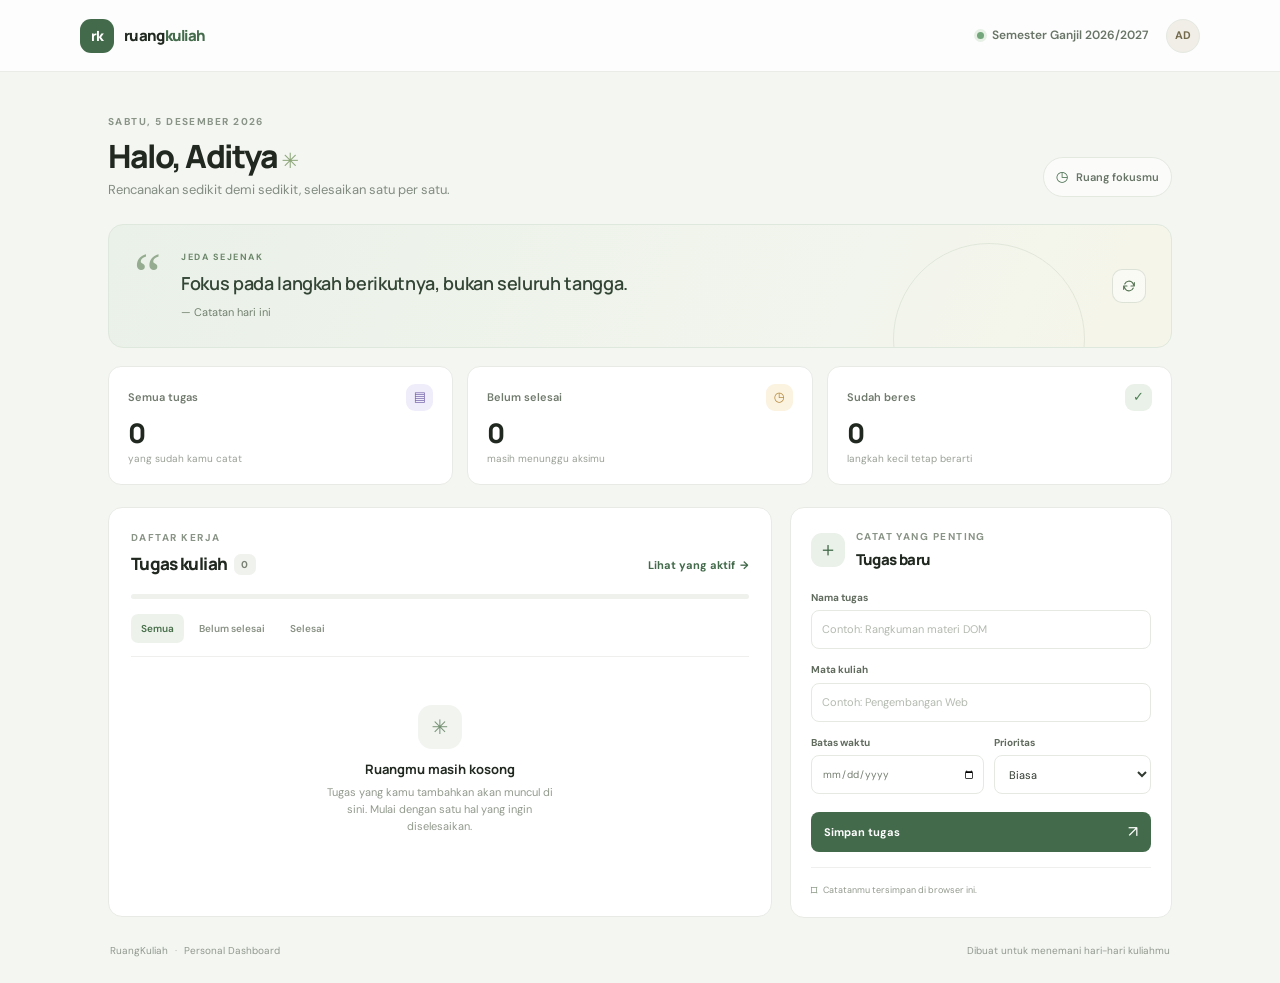
<file: muhammadadityadhaniputra_124140041_pertemuan2/index.html>
<!DOCTYPE html>
<html lang="id">
<head>
  <meta charset="UTF-8">
  <meta name="viewport" content="width=device-width, initial-scale=1.0">
  <meta name="description" content="Dashboard pribadi untuk membantu mahasiswa mengatur tugas kuliah.">
  <meta name="theme-color" content="#f4f6f2">
  <title>RuangKuliah — Personal Dashboard</title>
  <link rel="preconnect" href="https://fonts.googleapis.com">
  <link rel="preconnect" href="https://fonts.gstatic.com" crossorigin>
  <link href="https://fonts.googleapis.com/css2?family=DM+Sans:wght@400;500;600;700&family=Manrope:wght@400;500;600;700;800&display=swap" rel="stylesheet">
  <link rel="stylesheet" href="style.css">
  <script type="module" src="script.js"></script>
</head>
<body>
  <div class="app-shell">
    <header class="topbar">
      <a class="brand" href="#beranda" aria-label="RuangKuliah, beranda">
        <span class="brand-icon" aria-hidden="true">rk</span>
        <span class="brand-name">ruang<span>kuliah</span></span>
      </a>
      <div class="topbar-right">
        <span class="semester-label"><span class="online-dot"></span> Semester Ganjil 2026/2027</span>
        <span class="avatar" aria-label="Mahasiswa">AD</span>
      </div>
    </header>

    <main id="beranda" class="main-content">
      <section class="welcome-row" aria-labelledby="welcome-title">
        <div>
          <p class="eyebrow" id="tanggal-hari">HARI INI</p>
          <h1 id="welcome-title">Halo, Aditya <span aria-hidden="true">✳</span></h1>
          <p class="welcome-copy">Rencanakan sedikit demi sedikit, selesaikan satu per satu.</p>
        </div>
        <div class="week-chip"><span aria-hidden="true">◷</span> Ruang fokusmu</div>
      </section>

      <section class="quote-card" aria-label="Kutipan hari ini">
        <div class="quote-symbol" aria-hidden="true">“</div>
        <div class="quote-content" aria-live="polite">
          <p class="quote-label">JEDA SEJENAK</p>
          <blockquote id="kutipan">Sedikit kemajuan setiap hari akan membawa kita ke tujuan.</blockquote>
          <p class="quote-author" id="penulis-kutipan">— Catatan hari ini</p>
        </div>
        <button class="icon-button quote-refresh" id="btn-kutipan" type="button" aria-label="Muat kutipan baru" title="Muat kutipan baru">
          <svg viewBox="0 0 24 24" aria-hidden="true"><path d="M20 7v5h-5M4 17v-5h5M5.6 9a7 7 0 0 1 11.6-2L20 12M4 12l2.8 5a7 7 0 0 0 11.6-2"/></svg>
        </button>
      </section>

      <section class="stats-grid" aria-label="Ringkasan tugas">
        <article class="stat-card stat-total">
          <div class="stat-top"><span class="stat-label">Semua tugas</span><span class="stat-icon icon-violet" aria-hidden="true">▤</span></div>
          <p class="stat-number" id="jumlah-semua">0</p>
          <p class="stat-note">yang sudah kamu catat</p>
        </article>
        <article class="stat-card">
          <div class="stat-top"><span class="stat-label">Belum selesai</span><span class="stat-icon icon-amber" aria-hidden="true">◷</span></div>
          <p class="stat-number" id="jumlah-pending">0</p>
          <p class="stat-note">masih menunggu aksimu</p>
        </article>
        <article class="stat-card">
          <div class="stat-top"><span class="stat-label">Sudah beres</span><span class="stat-icon icon-green" aria-hidden="true">✓</span></div>
          <p class="stat-number" id="jumlah-selesai">0</p>
          <p class="stat-note" id="catatan-progres">langkah kecil tetap berarti</p>
        </article>
      </section>

      <div class="dashboard-grid">
        <section class="tasks-panel" aria-labelledby="tasks-title">
          <div class="panel-heading">
            <div>
              <p class="eyebrow">DAFTAR KERJA</p>
              <h2 id="tasks-title">Tugas kuliah <span class="task-count" id="label-jumlah">0</span></h2>
            </div>
            <button class="text-button" id="btn-fokus" type="button">Lihat yang aktif <span aria-hidden="true">→</span></button>
          </div>

          <div class="progress-track" aria-label="Progres penyelesaian tugas">
            <span class="progress-fill" id="progres-bar"></span>
          </div>

          <div class="filter-row" role="group" aria-label="Filter tugas">
            <button class="filter-button active" type="button" data-filter="semua" aria-pressed="true">Semua</button>
            <button class="filter-button" type="button" data-filter="aktif" aria-pressed="false">Belum selesai</button>
            <button class="filter-button" type="button" data-filter="selesai" aria-pressed="false">Selesai</button>
          </div>

          <div class="task-list" id="daftar-tugas" aria-live="polite"></div>
        </section>

        <aside class="form-panel" aria-labelledby="form-title">
          <div class="form-heading">
            <span class="form-heading-icon" aria-hidden="true">＋</span>
            <div>
              <p class="eyebrow">CATAT YANG PENTING</p>
              <h2 id="form-title">Tugas baru</h2>
            </div>
          </div>
          <form id="form-tugas" novalidate>
            <div class="field">
              <label for="input-judul">Nama tugas</label>
              <input id="input-judul" name="judul" type="text" maxlength="90" placeholder="Contoh: Rangkuman materi DOM" required>
              <p class="field-error" id="error-judul" role="alert" hidden></p>
            </div>
            <div class="field">
              <label for="input-mata-kuliah">Mata kuliah</label>
              <input id="input-mata-kuliah" name="mataKuliah" type="text" maxlength="40" placeholder="Contoh: Pengembangan Web">
            </div>
            <div class="field-split">
              <div class="field">
                <label for="input-deadline">Batas waktu</label>
                <input id="input-deadline" name="deadline" type="date">
              </div>
              <div class="field">
                <label for="input-prioritas">Prioritas</label>
                <select id="input-prioritas" name="prioritas">
                  <option value="normal">Biasa</option>
                  <option value="penting">Penting</option>
                  <option value="mendesak">Mendesak</option>
                </select>
              </div>
            </div>
            <div class="form-actions">
              <button class="primary-button" id="btn-simpan" type="submit">Simpan tugas <span aria-hidden="true">↗</span></button>
              <button class="cancel-button" id="btn-batal" type="button" hidden>Batal</button>
            </div>
          </form>
          <div class="privacy-note"><span aria-hidden="true">⌑</span> Catatanmu tersimpan di browser ini.</div>
        </aside>
      </div>

      <footer class="page-footer">
        <span>RuangKuliah <span class="footer-dot">·</span> Personal Dashboard</span>
        <span>Dibuat untuk menemani hari-hari kuliahmu</span>
      </footer>
    </main>
  </div>
</body>
</html>
</file>
<file: muhammadadityadhaniputra_124140041_pertemuan2/style.css>
:root {
  color-scheme: light;
  --page: #f4f6f2;
  --surface: #ffffff;
  --ink: #202820;
  --muted: #828c80;
  --line: #e9ece6;
  --green: #436a4b;
  --green-dark: #31553a;
  --green-pale: #eaf1e9;
  --lavender: #f0edfa;
  --amber: #fbf2df;
  --red: #ad584c;
  --font: "DM Sans", system-ui, -apple-system, "Segoe UI", sans-serif;
  --heading: "Manrope", system-ui, -apple-system, "Segoe UI", sans-serif;
}

* { box-sizing: border-box; }
[hidden] { display: none !important; }

body {
  margin: 0;
  min-width: 320px;
  background: var(--page);
  color: var(--ink);
  font-family: var(--font);
  font-size: 14px;
  line-height: 1.55;
  -webkit-font-smoothing: antialiased;
}

button, input, select { font: inherit; }
button { color: inherit; }
button:focus-visible, input:focus-visible, select:focus-visible, a:focus-visible {
  outline: 3px solid rgba(67, 106, 75, 0.28);
  outline-offset: 3px;
}

.app-shell { min-height: 100vh; }
.topbar {
  height: 72px;
  padding: 0 max(28px, calc((100vw - 1120px) / 2));
  display: flex;
  align-items: center;
  justify-content: space-between;
  border-bottom: 1px solid #e9ece7;
  background: rgba(255, 255, 255, 0.78);
}

.brand { display: inline-flex; align-items: center; gap: 10px; color: inherit; text-decoration: none; }
.brand-icon {
  width: 34px;
  height: 34px;
  display: grid;
  place-items: center;
  border-radius: 11px;
  background: var(--green);
  color: #fff;
  font-family: var(--heading);
  font-size: 14px;
  font-weight: 800;
  letter-spacing: -1px;
}
.brand-name { font-family: var(--heading); font-size: 15px; font-weight: 800; letter-spacing: -0.7px; }
.brand-name span { color: var(--green); }
.topbar-right { display: flex; align-items: center; gap: 18px; }
.semester-label { display: flex; align-items: center; gap: 8px; color: #687466; font-size: 12px; font-weight: 600; }
.online-dot { width: 7px; height: 7px; border-radius: 50%; background: #73a67a; box-shadow: 0 0 0 3px #e6f0e5; }
.avatar {
  width: 34px;
  height: 34px;
  display: grid;
  place-items: center;
  border: 1px solid #e5e9e2;
  border-radius: 50%;
  background: #f0eee6;
  color: #746b4f;
  font-size: 11px;
  font-weight: 700;
}

.main-content { max-width: 1120px; margin: 0 auto; padding: 42px 28px 24px; }
.welcome-row { display: flex; align-items: flex-end; justify-content: space-between; gap: 18px; margin-bottom: 24px; }
.eyebrow { margin: 0 0 7px; color: #899386; font-size: 10px; font-weight: 700; letter-spacing: 1.45px; }
h1, h2, p { margin-top: 0; }
h1, h2 { font-family: var(--heading); }
h1 { margin-bottom: 5px; font-size: clamp(25px, 3vw, 32px); font-weight: 800; letter-spacing: -1.5px; line-height: 1.2; }
h1 span { color: #8ca678; font-size: 21px; }
.welcome-copy { margin: 0; color: var(--muted); font-size: 13px; }
.week-chip { display: inline-flex; align-items: center; gap: 8px; margin-bottom: 3px; padding: 8px 12px; border: 1px solid #e4e9e0; border-radius: 999px; background: #fbfcfa; color: #687466; font-size: 11px; font-weight: 600; white-space: nowrap; }
.week-chip span { color: var(--green); font-size: 14px; }

.quote-card {
  position: relative;
  display: flex;
  align-items: center;
  gap: 20px;
  min-height: 124px;
  margin-bottom: 18px;
  padding: 21px 25px;
  overflow: hidden;
  border: 1px solid #dfe8dd;
  border-radius: 15px;
  background: linear-gradient(112deg, #eaf1e8 0%, #f2f5ed 70%, #f6f5e9 100%);
}
.quote-card::after { position: absolute; right: 86px; bottom: -88px; width: 190px; height: 190px; border: 1px solid rgba(91, 122, 88, 0.12); border-radius: 50%; content: ""; }
.quote-symbol { align-self: flex-start; color: #95ac90; font-family: Georgia, serif; font-size: 61px; line-height: 0.96; }
.quote-content { position: relative; z-index: 1; flex: 1; min-width: 0; }
.quote-label { margin: 0 0 6px; color: #6d876b; font-size: 9px; font-weight: 700; letter-spacing: 1.5px; }
.quote-content blockquote { max-width: 720px; margin: 0; color: #334636; font-family: var(--heading); font-size: clamp(15px, 1.8vw, 18px); font-weight: 600; letter-spacing: -0.35px; line-height: 1.5; }
.quote-author { margin: 7px 0 0; color: #72806f; font-size: 11px; }
.icon-button { display: grid; flex: 0 0 auto; place-items: center; width: 34px; height: 34px; border: 1px solid rgba(89, 117, 83, 0.18); border-radius: 10px; background: rgba(255, 255, 255, 0.52); color: #567454; cursor: pointer; transition: background 140ms ease, transform 140ms ease; }
.icon-button:hover { transform: rotate(20deg); background: #fff; }
.icon-button svg { width: 16px; height: 16px; fill: none; stroke: currentColor; stroke-width: 1.7; stroke-linecap: round; stroke-linejoin: round; }

.stats-grid { display: grid; grid-template-columns: repeat(3, 1fr); gap: 14px; margin-bottom: 22px; }
.stat-card { min-height: 119px; padding: 17px 19px 14px; border: 1px solid #e8ebe5; border-radius: 13px; background: var(--surface); }
.stat-top { display: flex; align-items: center; justify-content: space-between; gap: 12px; }
.stat-label { color: #707a6d; font-size: 11px; font-weight: 600; }
.stat-icon { display: grid; place-items: center; width: 27px; height: 27px; border-radius: 9px; font-size: 13px; font-weight: 700; }
.icon-violet { background: var(--lavender); color: #7767ad; }
.icon-amber { background: var(--amber); color: #b58a3e; }
.icon-green { background: var(--green-pale); color: #4c8053; }
.stat-number { margin: 7px 0 0; font-family: var(--heading); font-size: 27px; font-weight: 800; letter-spacing: -1px; line-height: 1.1; }
.stat-note { margin: 3px 0 0; color: #9aa196; font-size: 10px; }

.dashboard-grid { display: grid; grid-template-columns: minmax(0, 1.65fr) minmax(300px, 0.95fr); align-items: start; gap: 18px; }
.tasks-panel, .form-panel { border: 1px solid #e8ebe5; border-radius: 14px; background: var(--surface); }
.tasks-panel { min-height: 410px; padding: 22px 22px 15px; }
.panel-heading { display: flex; align-items: flex-end; justify-content: space-between; gap: 12px; }
.panel-heading .eyebrow { margin-bottom: 5px; }
.panel-heading h2, .form-heading h2 { margin: 0; font-size: 17px; font-weight: 800; letter-spacing: -0.65px; }
.task-count { display: inline-flex; align-items: center; justify-content: center; min-width: 22px; height: 21px; margin-left: 4px; padding: 0 6px; border-radius: 7px; background: #f0f2ed; color: #788173; font-family: var(--font); font-size: 10px; font-weight: 700; vertical-align: 2px; }
.text-button { padding: 3px 0; border: 0; background: transparent; color: var(--green); font-size: 11px; font-weight: 700; cursor: pointer; white-space: nowrap; }
.text-button span { margin-left: 2px; }
.progress-track { height: 5px; margin: 17px 0 15px; overflow: hidden; border-radius: 99px; background: #eff1ed; }
.progress-fill { display: block; width: 0; height: 100%; border-radius: inherit; background: linear-gradient(90deg, #719374, #a2b987); transition: width 220ms ease; }
.filter-row { display: flex; align-items: center; gap: 5px; padding-bottom: 13px; border-bottom: 1px solid #eff0ed; }
.filter-button { padding: 7px 10px; border: 0; border-radius: 7px; background: transparent; color: #899184; font-size: 10px; font-weight: 600; cursor: pointer; }
.filter-button:hover { color: var(--green); }
.filter-button.active { background: #edf3eb; color: #476d49; }
.task-list { display: grid; }
.task-item { display: grid; grid-template-columns: 18px minmax(0, 1fr) auto; align-items: start; gap: 11px; padding: 15px 2px 14px; border-bottom: 1px solid #eff0ed; }
.task-item:last-child { border-bottom: 0; }
.task-check { display: grid; place-items: center; width: 17px; height: 17px; margin-top: 2px; padding: 0; border: 1.5px solid #cbd2c8; border-radius: 6px; background: #fff; color: #fff; cursor: pointer; }
.task-check:hover { border-color: #719374; }
.task-check.is-done { border-color: #638568; background: #638568; }
.task-check svg { width: 10px; height: 10px; fill: none; stroke: currentColor; stroke-width: 2.3; stroke-linecap: round; stroke-linejoin: round; }
.task-main { min-width: 0; }
.task-title { display: block; overflow-wrap: anywhere; color: #303a30; font-size: 12px; font-weight: 600; line-height: 1.45; }
.task-item.completed .task-title { color: #9ba398; text-decoration: line-through; text-decoration-color: #abb2a9; }
.task-meta { display: flex; flex-wrap: wrap; align-items: center; gap: 6px 11px; margin-top: 6px; color: #969f93; font-size: 10px; }
.task-course { color: #71826c; font-weight: 600; }
.task-deadline { display: inline-flex; align-items: center; gap: 4px; }
.task-deadline.is-late { color: var(--red); font-weight: 600; }
.priority-badge { display: inline-flex; align-items: center; gap: 4px; padding: 3px 6px; border-radius: 5px; font-size: 9px; font-weight: 700; }
.priority-badge::before { width: 5px; height: 5px; border-radius: 50%; background: currentColor; content: ""; }
.priority-normal { background: #f2f3ef; color: #858c80; }
.priority-penting { background: #fbf1dd; color: #a37a31; }
.priority-mendesak { background: #f9e9e5; color: #ac5b4f; }
.task-actions { display: flex; align-items: center; gap: 3px; opacity: 0.7; }
.task-action { display: grid; place-items: center; width: 27px; height: 27px; padding: 0; border: 0; border-radius: 7px; background: transparent; color: #899286; cursor: pointer; }
.task-action:hover { background: #f1f3ef; color: var(--green); }
.task-action.delete:hover { background: #faeeeb; color: var(--red); }
.task-action svg { width: 14px; height: 14px; fill: none; stroke: currentColor; stroke-width: 1.7; stroke-linecap: round; stroke-linejoin: round; }
.empty-state { display: grid; justify-items: center; padding: 48px 18px 36px; text-align: center; }
.empty-icon { display: grid; place-items: center; width: 44px; height: 44px; margin-bottom: 10px; border-radius: 14px; background: #f1f4ef; color: #769174; font-size: 20px; }
.empty-state h3 { margin: 0 0 4px; font-family: var(--heading); font-size: 13px; font-weight: 700; }
.empty-state p { max-width: 245px; margin: 0; color: #929a8d; font-size: 11px; }

.form-panel { padding: 21px 20px 16px; }
.form-heading { display: flex; align-items: center; gap: 11px; margin-bottom: 19px; }
.form-heading-icon { display: grid; place-items: center; width: 34px; height: 34px; border-radius: 11px; background: var(--green-pale); color: var(--green); font-size: 20px; font-weight: 400; }
.form-heading .eyebrow { margin-bottom: 3px; }
.form-heading h2 { font-size: 15px; }
.field { min-width: 0; margin-bottom: 13px; }
.field label { display: block; margin-bottom: 5px; color: #606b5e; font-size: 10px; font-weight: 700; }
.field input, .field select { width: 100%; min-height: 39px; padding: 9px 10px; border: 1px solid #e5e9e2; border-radius: 8px; outline: none; background: #fff; color: #313a30; font-size: 11px; transition: border-color 140ms ease, box-shadow 140ms ease; }
.field input::placeholder { color: #b3baaf; }
.field input:focus, .field select:focus { border-color: #84a181; box-shadow: 0 0 0 3px rgba(67, 106, 75, 0.1); }
.field input.invalid { border-color: #bd685b; }
.field-split { display: grid; grid-template-columns: 1.05fr 0.95fr; gap: 10px; }
.field input[type="date"] { padding-right: 7px; color: #747e70; font-size: 10px; }
.field select { padding-right: 22px; }
.field-error { margin: 5px 0 0; color: #ad584c; font-size: 10px; }
.form-actions { display: flex; align-items: center; gap: 9px; margin-top: 5px; }
.primary-button { flex: 1; display: flex; align-items: center; justify-content: space-between; min-height: 40px; padding: 0 13px; border: 0; border-radius: 8px; background: var(--green); color: #fff; font-size: 11px; font-weight: 700; cursor: pointer; transition: background 140ms ease, transform 140ms ease; }
.primary-button:hover { transform: translateY(-1px); background: var(--green-dark); }
.primary-button span { font-size: 16px; font-weight: 400; }
.cancel-button { min-height: 38px; padding: 0 10px; border: 1px solid #e5e9e2; border-radius: 8px; background: #fff; color: #697365; font-size: 10px; font-weight: 600; cursor: pointer; }
.cancel-button:hover { background: #f7f8f5; }
.privacy-note { display: flex; align-items: center; gap: 6px; margin-top: 15px; padding-top: 13px; border-top: 1px solid #eff0ed; color: #929a8d; font-size: 9px; }
.privacy-note span { color: #82917d; font-size: 13px; }

.page-footer { display: flex; justify-content: space-between; gap: 16px; margin-top: 25px; padding: 0 2px; color: #92998e; font-size: 10px; }
.footer-dot { padding: 0 4px; color: #b4b9b0; }

@media (max-width: 760px) {
  .main-content { padding: 32px 20px 22px; }
  .topbar { height: 64px; padding: 0 20px; }
  .dashboard-grid { grid-template-columns: minmax(0, 1fr) minmax(265px, 0.85fr); gap: 13px; }
  .tasks-panel { padding: 18px 16px 13px; }
  .form-panel { padding: 18px 15px 14px; }
  .task-actions { opacity: 1; }
}

@media (max-width: 620px) {
  .dashboard-grid { grid-template-columns: 1fr; }
  .tasks-panel { min-height: 0; }
  .form-panel { grid-row: 1; }
  .page-footer { flex-direction: column; gap: 4px; }
  .quote-card { min-height: 116px; gap: 13px; padding: 18px; }
  .quote-symbol { font-size: 50px; }
  .quote-refresh { width: 31px; height: 31px; }
}

@media (max-width: 440px) {
  .topbar { padding: 0 15px; }
  .topbar-right { gap: 9px; }
  .semester-label { font-size: 10px; }
  .main-content { padding: 27px 15px 20px; }
  .welcome-row { align-items: flex-start; }
  .week-chip { display: none; }
  .stats-grid { gap: 8px; }
  .stat-card { min-height: 109px; padding: 13px 11px 11px; }
  .stat-label { font-size: 10px; }
  .stat-icon { width: 23px; height: 23px; font-size: 11px; }
  .stat-number { font-size: 24px; }
  .stat-note { font-size: 9px; }
  .panel-heading { align-items: flex-start; }
  .text-button { font-size: 10px; }
  .task-item { grid-template-columns: 18px minmax(0, 1fr) auto; gap: 8px; }
  .task-actions { gap: 0; }
  .task-action { width: 25px; height: 25px; }
}

@media (prefers-reduced-motion: reduce) {
  *, *::before, *::after { scroll-behavior: auto !important; transition-duration: 0.01ms !important; }
}
</file>
